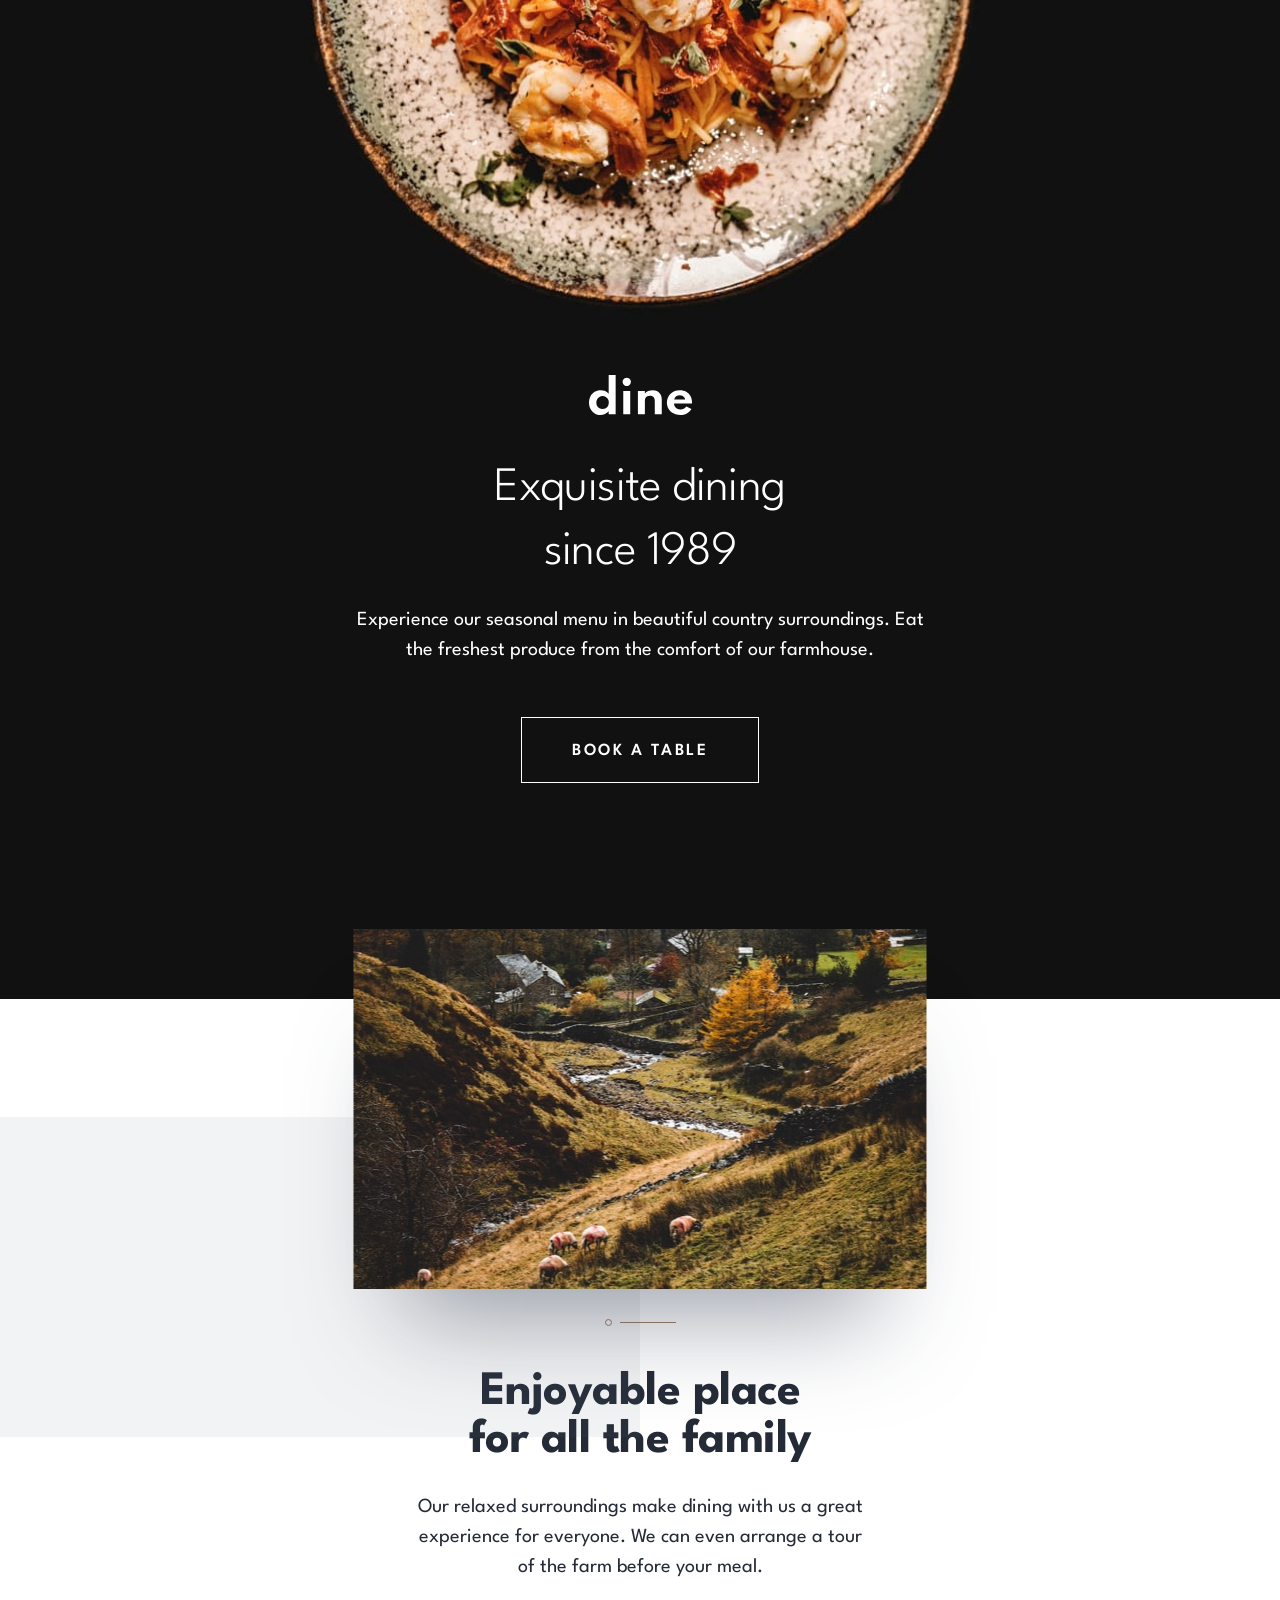
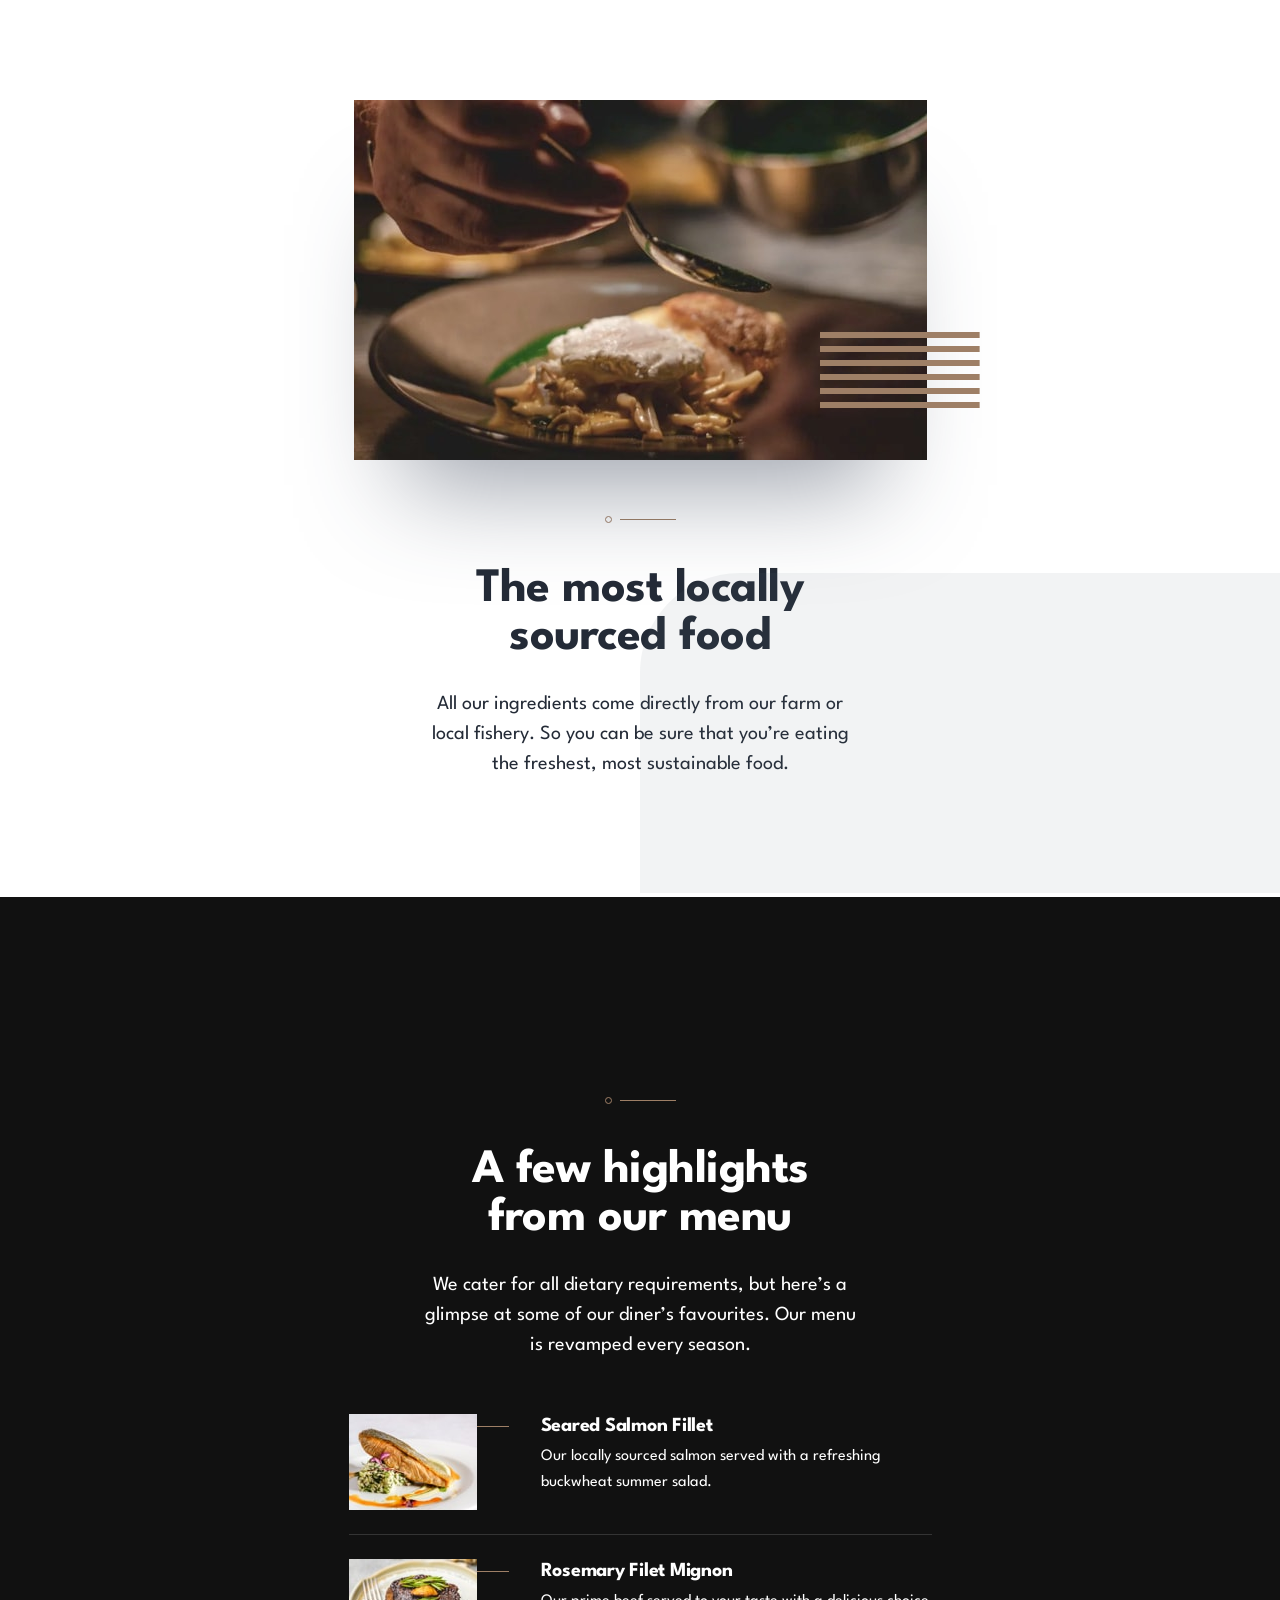
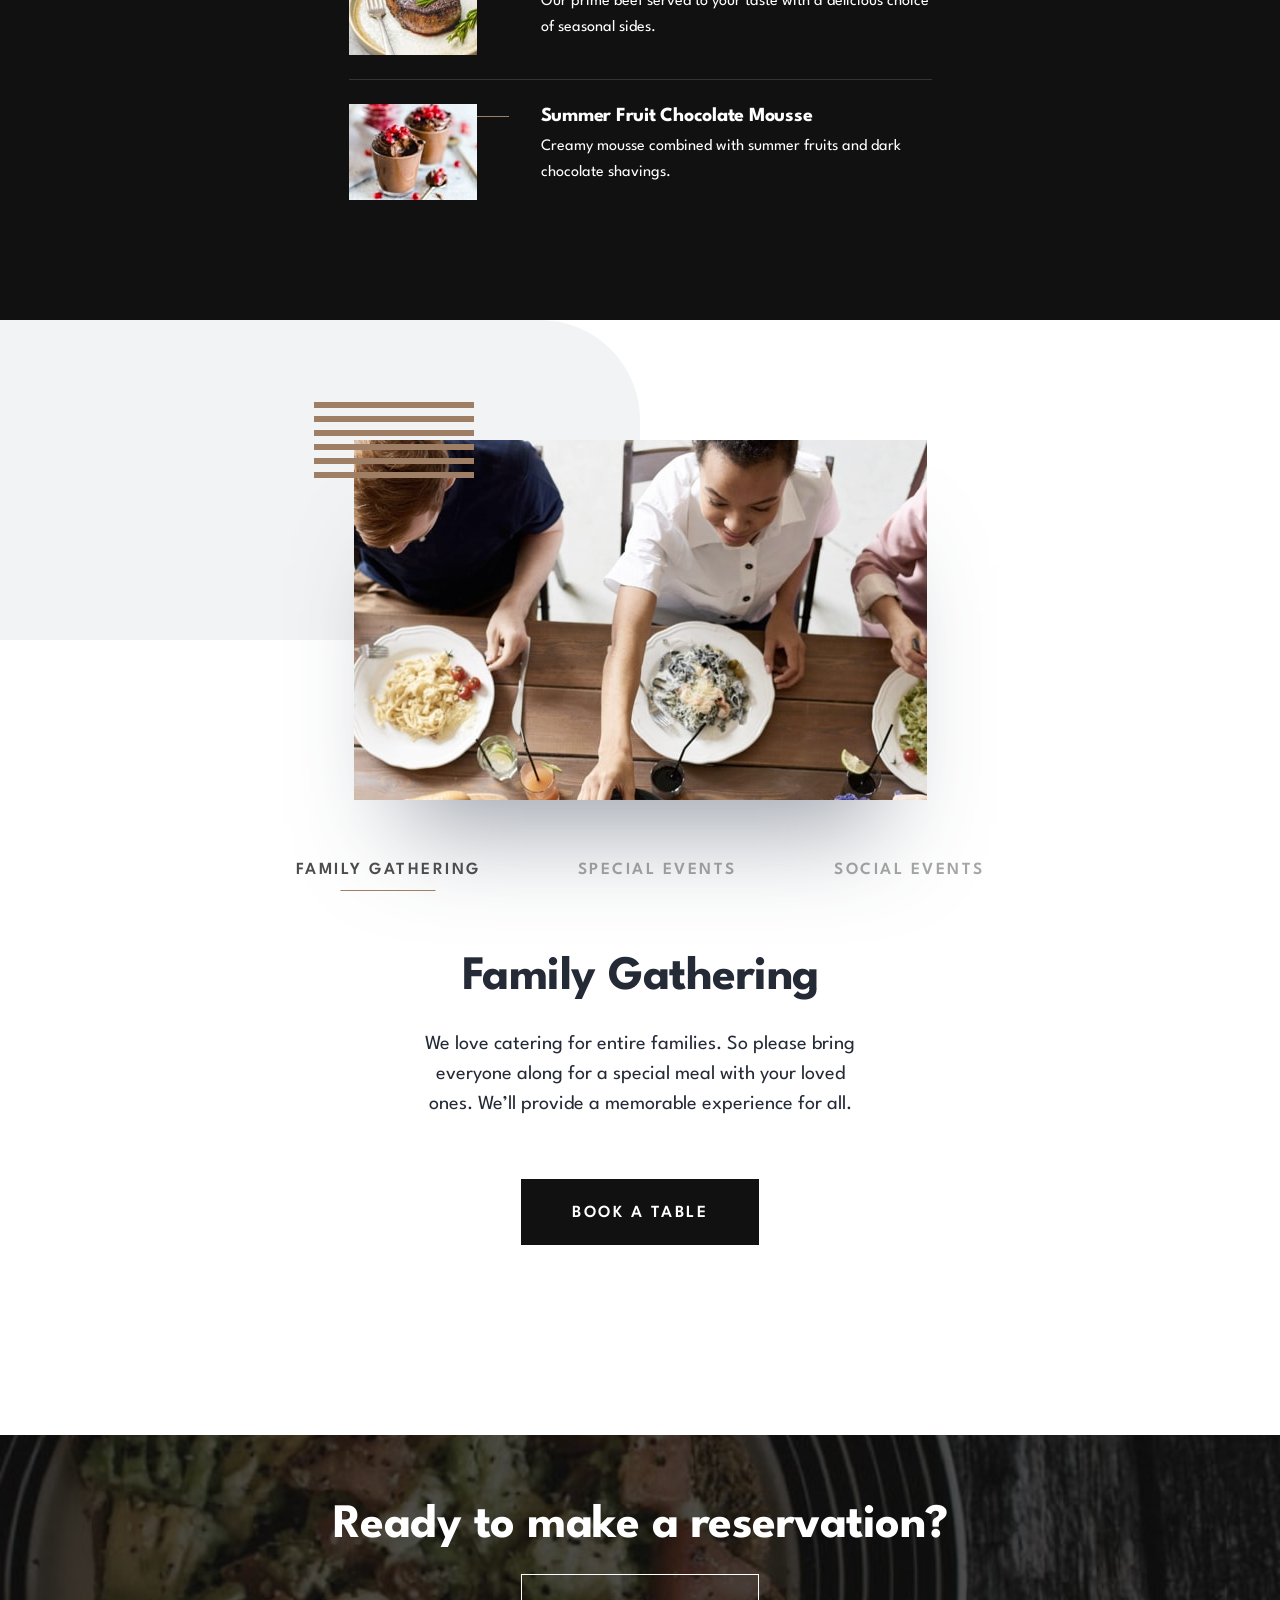
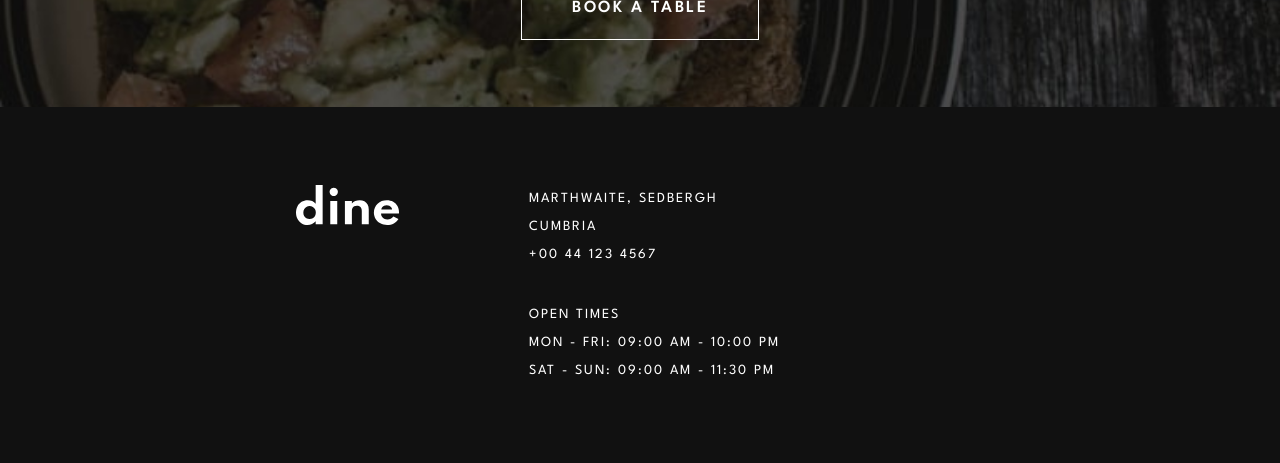
<file: index.html>
<!DOCTYPE html>
<html lang="en">

<head>
  <meta charset="UTF-8" />
  <meta name="viewport" content="width=device-width, initial-scale=1.0" />

  <link rel="icon" type="image/png" sizes="32x32" href="./images/favicon-32x32.png" />

  <link rel="preconnect" href="https://fonts.googleapis.com" />
  <link rel="preconnect" href="https://fonts.gstatic.com" crossorigin />
  <link href="https://fonts.googleapis.com/css2?family=League+Spartan:wght@100..900&display=swap" rel="stylesheet" />
  <link rel="stylesheet" href="./css/style.css" />
  <link rel="stylesheet" href="./css/tablete.css" />
  <link rel="stylesheet" href="./css/mobile.css" />



  <title> Kkoonyk | Dine Website Challenge</title>
  <!-- <style>
      body {
        background-color: burlywood;
      }
    </style> -->
</head>

<body class="league-spartan league-spartan-regular">
  <header>
    <section class="container">
      <img src="./images/logo.svg" alt="" />
      <h1 class="league-spartan-light">Exquisite dining <br> since 1989</h1>

      <p class="league-spartan-regular">
        Experience our seasonal menu in beautiful country surroundings. Eat the
        freshest produce from the comfort of our farmhouse.
      </p>

      <a class="league-spartan-semibold bg_transp" href="./booking.html">Book a table</a>
    </section>
  </header>

  <main>
    <div class="bg_flow bg_flow_top">
      <section class="enjoy container">
        <div class="main_decor_img">
          <img src="./images/homepage/enjoyable-place-desktop.jpg" alt="">
        </div>
        <div class="section_info">
          <img src="./images/patterns/pattern-divide.svg" alt="" />
          <h2 class="league-spartan-bold">
            Enjoyable place<br>for&nbsp;all the family
          </h2>
          <p>
            Our relaxed surroundings make dining with us a great experience for
            everyone. We can even arrange a tour of the farm before your meal.
          </p>
        </div>
      </section>
    </div>

    <div class="bg_flow bg_flow_bottom">
      <section class="local container">
        <div class="section_info">
          <img src="./images/patterns/pattern-divide.svg" alt="" />
          <h2 class="league-spartan-bold">The most locally<br> sourced food</h2>

          <p>
            All our ingredients come directly from our farm or local fishery. So
            you can be sure that you’re eating the freshest, most sustainable
            food.
          </p>
        </div>
        <div class="main_decor_img">
          <img src="./images/homepage/locally-sourced-desktop.jpg" alt="">
          <img class="lines" src="./images/patterns/pattern-lines.svg" alt="">
        </div>
      </section>
    </div>


    <section class="menu">
      <div class="container flx">
        <div class="section_info">
          <img src="./images/patterns/pattern-divide.svg" alt="" />
          <h2 class="league-spartan-bold">A few highlights from our menu</h2>

          <p>
            We cater for all dietary requirements, but here’s a glimpse at
            some of our diner’s favourites. Our menu is revamped every season.
          </p>
        </div>

        <div class="menu_items">
          <article class="flx">
            <img src="./images/homepage/salmon-desktop-tablet.jpg" alt="" />
            <div>
              <h3 class="league-spartan-bold">Seared Salmon Fillet</h3>
              <p>
                Our locally sourced salmon served with a refreshing buckwheat
                summer salad.
              </p>
            </div>
          </article>

          <article class="flx">
            <img src="./images/homepage/beef-desktop-tablet.jpg" alt="" />
            <div>
              <h3 class="league-spartan-bold">Rosemary Filet Mignon</h3>
              <p>
                Our prime beef served to your taste with a delicious choice of
                seasonal sides.
              </p>
            </div>
          </article>

          <article class="flx">
            <img src="./images/homepage/chocolate-desktop-tablet.jpg" alt="" />
            <div>
              <h3 class="league-spartan-bold">Summer Fruit Chocolate Mousse</h3>
              <p>
                Creamy mousse combined with summer fruits and dark chocolate
                shavings.
              </p>
            </div>
          </article>
        </div>
      </div>
    </section>

    <div class="bg_flow bg_flow_family">
      <section class="container family">
        <div class="main_decor_img"> <img src="./images/homepage/family-gathering-desktop.jpg" alt="" />
          <img class="lines" src="./images/patterns/pattern-lines.svg" alt="">
        </div>
        <div class="section_info">
          <h2 class="league-spartan-bold">Family Gathering</h2>

          <p>
            We love catering for entire families. So please bring everyone along
            for a special meal with your loved ones. We’ll provide a memorable
            experience for all.
          </p>

          <a class="league-spartan-semibold bg_black" href="./booking.html">Book a table</a>

        </div>
        <ul>
          <li><button class="active">Family Gathering</button></li>
          <li><button>Special Events</button></li>
          <li><button>Social Events</button></li>
        </ul>
      </section>
    </div>

    <section class="ready">
      <div class="container flx">
        <h2 class="league-spartan-bold">Ready to make a&nbsp;reservation?</h2>
        <a class="league-spartan-semibold bg_transp" href="./booking.html">Book a table</a>
      </div>
    </section>
  </main>

  <footer>
    <div class="container flx">
      <img src="./images/logo.svg" alt="" />
      <div class="flx">
        <address>
          <p>Marthwaite, Sedbergh</p>
          <p>Cumbria</p>
          <a href="tel:+00441234567"> +00 44 123 4567</a>
        </address>

        <div class="times">
          <p>Open Times</p>
          <p> Mon - Fri: 09:00 AM - 10:00 PM </p>
          <p> Sat - Sun: 09:00 AM - 11:30 PM</p>
        </div>
      </div>
    </div>
    <!-- </footer> Special Events Whether it’s a romantic dinner or special date you’re
          celebrating with others we’ll look after you. We’ll be sure to mark your
          special date with an unforgettable meal. Social Events Are you looking to
          have a larger social event? No problem! We’re more than happy to cater for
          big parties. We’ll work with you to make your event a hit with everyone. -->




</body>

</html>
</file>
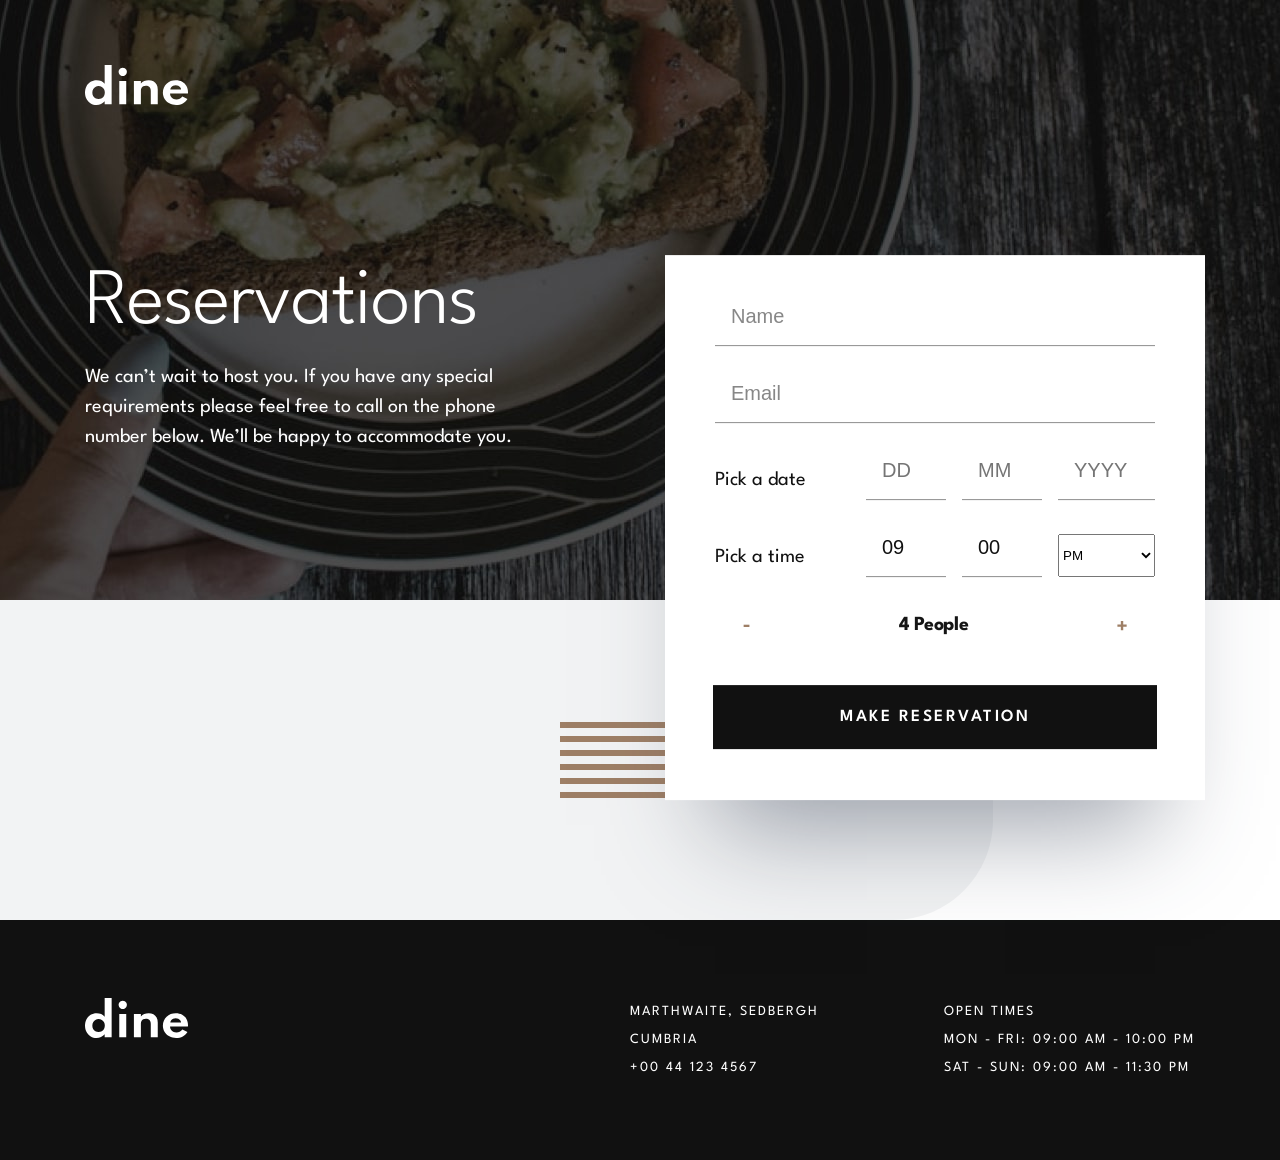
<file: booking.html>
<!DOCTYPE html>
<html lang="en">

<head>
  <meta charset="UTF-8">
  <meta name="viewport" content="width=device-width, initial-scale=1.0">

  <link rel="icon" type="image/png" sizes="32x32" href="./images/favicon-32x32.png">
  <link rel="preconnect" href="https://fonts.googleapis.com" />
  <link rel="preconnect" href="https://fonts.gstatic.com" crossorigin />
  <link href="https://fonts.googleapis.com/css2?family=League+Spartan:wght@100..900&display=swap" rel="stylesheet" />
  <link rel="stylesheet" href="./css/style.css" />
  <link rel="stylesheet" href="./css/booking_tb.css" />


  <title>Booking kkoonyk| Dine Website Challenge</title>
</head>

<body class="league-spartan league-spartan-regular booking">

  <header>
    <section class="container">
      <img src="./images/logo.svg" alt="" />
      <h1 class="league-spartan-light">Reservations</h1>

      <p class="league-spartan-regular">
        We can’t wait to host you. If you have any special requirements please feel free to call on the phone number
        below. We’ll be happy to&nbsp;accommodate you.

      </p>


    </section>
  </header>
  <main class="bg_flow">
    <section class="container">
      <img src="./images/patterns/pattern-lines.svg" alt="">
      <form action="">
        <!-- <label for="user_name">User name</label>
        <input type="text" placeholder="Name" id="user_name" name="user_name"> 
          <!--
        <input type="text" placeholder="Name" id="user_nname="user_name">
        <label for="user_name">User name</label>

        <label for="user_name">User name
        <input type="text" placeholder="Name" id="user_nname="user_name">
        </label>-->

        <fieldset>
          <div>
            <label for="user_name">
              <input type="text" placeholder="Name" id="user_name" name="user_name">
            </label>
          </div>
          <div>
            <label for=" email">
              <input type="text" placeholder="Email" id="email" name="email">
            </label>
          </div>
          <div class="set">
            <label for="month">Pick a date</label>
            <div class="date_fields">
              <input type="text" id="month" placeholder="DD">
              <input type="text" placeholder="MM">
              <input type="text" placeholder="YYYY">
            </div>
          </div>
          <div class="set">
            <label for="hours">Pick a time</label>
            <div class="time_fields">
              <input type="text" id=hours" placeholder="00" value="09">
              <input type="text" placeholder="00" value="00">
              <select name="" id="">
                <opti value="">AM</opti on>
                <option value="">PM</option>

              </select>
            </div>
          </div>
        </fieldset>

        <div class="quantity">
          <button>
            <svg xmlns="http://www.w3.org/2000/svg" width="7" height="3" viewBox="0 0 7 3" fill="none">
              <path d="M6.42491 2.97695V0.600952H0.628906V2.97695H6.42491Z" fill="#9E7F66" />
            </svg>

          </button>

          <div><span>4 </span>People</div>
          <button>
            <svg xmlns="http://www.w3.org/2000/svg" width="10" height="11" viewBox="0 0 10 11" fill="none">
              <path
                d="M6.22709 10.156V6.72696H9.65609V4.34196H6.22709V0.912964H3.84209V4.34196H0.413086V6.72696H3.84209V10.156H6.22709Z"
                fill="#9E7F66" />
            </svg>
          </button>
        </div>

        <button type="submit">Make Reservation</button>
      </form>

    </section>
  </main>
  <!-- 
  

  We can’t wait to host you. If you have any special requirements please feel free to
  call on the phone number below. We’ll be happy to accommodate you.



  Name
  Email
  Pick a date
  Pick a time -->

  <!-- Make Reservation -->



  <footer>
    <div class="container flx">
      <img src="./images/logo.svg" alt="" />
      <div class="flx">
        <address>
          <p>Marthwaite, Sedbergh</p>
          <p>Cumbria</p>
          <a href="tel:+00441234567"> +00 44 123 4567</a>
        </address>

        <div class="times">
          <p>Open Times</p>
          <p> Mon - Fri: 09:00 AM - 10:00 PM </p>
          <p> Sat - Sun: 09:00 AM - 11:30 PM</p>
        </div>
      </div>
    </div>
  </footer>

</body>

</html>
</file>
<file: css/style.css>
* {
  box-sizing: border-box;
}
.league-spartan {
  font-family: "League Spartan", sans-serif;
  font-optical-sizing: auto;
  font-style: normal;
}
.league-spartan-light {
  font-weight: 300;
}
.league-spartan-regular {
  font-weight: 400;
}
.league-spartan-medium {
  font-weight: 500;
}
.league-spartan-semibold {
  font-weight: 600;
}
.league-spartan-bold {
  font-weight: 700;
}
.container {
  max-width: 1130px;
  margin-inline-start: auto;
  margin-inline-end: auto;
  padding-inline: 10px;
}
body,
h1,
h2,
h3,
h4,
h5,
h6,
p,
ul {
  margin: 0;
}
ul,
button {
  border: none;
  padding: 0;
  background-color: transparent;
  cursor: pointer;
  font-family: inherit;
}
ul {
  list-style: none;
  padding: 0;
}

.flx {
  display: flex;
  justify-content: center;
  align-items: flex-start;
}
body {
  background-color: #ffffff;
  margin: 0;
  /* padding-inline: 30px; */
}
header {
  /* background-color: #080a0f; */
  margin-block-end: 20px;
  color: #ffffff;
  background-image: url(../images/homepage/hero-bg-desktop.jpg);
  background-repeat: no-repeat;
  background-position: center center;
  background-size: cover;
}
header section {
  padding-block-start: 65px;
  padding-block-end: 65px;
  min-height: 820px;
}
h1 {
  margin-block-end: 10px;
  font-size: 80px;
  line-height: 80px;
  letter-spacing: -1px;
  color: #fff;
  max-width: 500px;
}

p {
  font-weight: 400;
  font-size: 20px;
  line-height: 30px;
  color: #242b37;
}
.section_info {
  max-width: 445px;
}
h2 {
  font-size: 48px;
  line-height: 48px;
  /* or 100% */
  letter-spacing: -0.5px;
  color: #242b37;
}
.section_info img {
  margin-block-end: 55px;
}
.section_info h2 {
  margin-block-end: 27px;
}

header p {
  margin-block-end: 40px;
  font-size: 20px;
  line-height: 30px;
  max-width: 445px;
  color: #fff;
}

.main_decor_img {
  position: absolute;
  width: 540px;
  height: 720px;
}
.bg_flow {
  background-repeat: no-repeat;
  max-width: 1440px;
  margin-inline: auto;
}
.bg_flow_top {
  background-image: url(../images/patterns/pattern-curve-top-right.svg);

  background-position: left bottom;
  /* background-repeat: no-repeat; */
}
.bg_flow_bottom {
  background-image: url(../images/patterns/pattern-curve-top-left.svg);
  background-position: right bottom;
  background-repeat: no-repeat;
  overflow: hidden;
}
.enjoy {
  padding-block: 177px 118px;
  position: relative;
  margin-block-end: 270px;
}
.enjoy .section_info {
  margin-inline-start: auto;
}
.enjoy .main_decor_img {
  top: 0;
  left: 0;
  transform: translateY(-12.5%);
  box-shadow: 0px 75px 100px -50px rgba(56, 66, 85, 0.503223);
}

.local {
  padding-block: 130px 165px;
  position: relative;
}

.local .main_decor_img {
  bottom: 0;
  right: 0;
  transform: translateY(12.5%);
  box-shadow: 0px 75px 100px -50px rgba(56, 66, 85, 0.503223);
}
.local .main_decor_img .lines {
  position: absolute;
  top: 50%;
  right: 0;
  transform: translateY(-100%) translateX(75%); /* Піднімаємо вгору картинку з лініями на свою ж висоту*/
}
header img {
  margin-block-end: 155px;
}
a {
  display: inline-block;
  /* min-width: 245px;
  text-align: center; */
  color: #fff;
  text-decoration: none;
  font-weight: 600;
  font-size: 17px;
  line-height: 16px;
  letter-spacing: 2.5px;
  text-transform: uppercase;
  border: 1px solid #fff;
  padding-block: 25px 23px;
  padding-inline: 50px;
  transition: 0.5s;
}
a.bg_transp:hover {
  background-color: #fff;
  color: #111;
}
a.bg_black:hover {
  background-color: #fff;
  color: #111;
  border-color: #111;
}
.menu {
  background-color: #111;
  /* margin-block-end: 20px; */
  padding-block: 200px 120px;
}

.menu .flx {
  column-gap: 125px;
  /* flex-wrap: wrap; */
}
.menu_items {
  display: flex;
  flex-direction: column;
  gap: 24px;
  max-width: 540px;
  width: 100%;
  padding-block-start: 54px;
}
.menu_items article.flx {
  column-gap: 64px;
  padding-block-end: 24px;
  border-block-end: 1px solid rgba(255, 255, 255, 0.15);
  /* margin-block-end: 24px;*/
}
.menu_items article.flx:last-of-type {
  border-block-end: none;
}
.menu_items div {
  max-width: 350px;
  width: 100%;
}
.menu h2,
.menu p {
  color: #fff;
}
.menu article {
  max-width: 540px;
}
.menu article p {
  font-size: 16px;
  line-height: 26px;
}
.menu h3 {
  font-size: 20px;
  line-height: 24px;
  letter-spacing: -0.25px;
  color: #ffffff;
  margin-block-end: 6px;
  position: relative;
}
.menu h3::before {
  content: "";
  width: 32px;
  height: 1px;
  background-color: #9e7f66;
  position: absolute;
  top: 50%;
  left: 0;
  transform: translateX(-200%);
}
.bg_flow_family {
  background-image: url(../images/patterns/pattern-curve-top-right.svg);

  background-position: left -75% top 0;
}

.family {
  padding-block-start: 180px;
  padding-block-end: 220px;

  position: relative;
}

.family .section_info {
  margin-inline-start: auto;
  padding-block-start: 70px;
  margin-block-end: 70px;
}
.family .main_decor_img {
  position: absolute;
  top: 0;
  left: 0;
  transform: translateY(25%);
  background: #ededed;
  height: 600px;
  box-shadow: 0px 75px 100px -50px rgba(56, 66, 85, 0.5);
}
.family .main_decor_img .lines {
  position: absolute;
  top: 0;
  left: 0;
  transform: translate(-25%, -50%);
}
.family a {
  background-color: #111;
  border-color: transparent;
}
.family p {
  margin-block-end: 60px;
}
.family ul {
  max-width: 445px;
  margin-inline-start: auto;
  display: flex;
  align-items: start;

  flex-direction: column;
  row-gap: 12px;
}
.family ul button {
  color: rgba(77, 77, 77, 0.5);
  font-size: 17px;
  font-weight: 600;
  line-height: 28px;
  letter-spacing: 2.5px;
  text-transform: uppercase;
}
.family ul button.active {
  color: #4c4c4c;
  position: relative;
}
.family ul button.active::before {
  content: "";
  width: 95px;
  height: 1px;
  background-color: #9e7f66;
  position: absolute;
  top: 50%;
  left: 0;
  transform: translateX(-142%);
}

.ready {
  background-color: #111;
  background-image: url(../images/homepage/ready-bg-desktop.jpg);
  background-repeat: no-repeat;
  background-position: center center;
  background-size: cover;
  padding-block: 88px;
}
.ready div.flx {
  /* column-gap: 250px; */
  align-items: center;
  justify-content: space-between;
}
.ready h2 {
  color: #fff;
}
footer {
  background-color: #111;
  padding-block: 78px;
  font-weight: 400;
  font-size: 14px;
  line-height: 28px;

  letter-spacing: 2px;
  text-transform: uppercase;
  color: #ffffff;
}

footer > div.flx {
  justify-content: space-between;
}
footer div.flx div.flx {
  column-gap: 125px;
}
footer p {
  color: #fff;
  font-size: 14px;
  line-height: 28px;
  letter-spacing: 2px;
  text-transform: uppercase;
}
footer address {
  font-style: normal;
}
footer address a {
  font-size: 14px;
  font-style: normal;
  font-weight: 400;
  line-height: 28px; /* 200% */
  letter-spacing: 2px;
  text-transform: uppercase;
  border: none;
  padding: 0;
}
.booking header {
  background-image: url(../images/booking/hero-bg-desktop.jpg);
  margin-block-end: 0;
}
.booking header section {
  min-height: 600px;
}
.booking h1 {
  margin-block-end: 18px;
}
.booking main.bg_flow {
  background-image: url(../images/patterns/pattern-curve-bottom-right.svg);
}
.booking main.bg_flow section {
  min-height: 320px;
  position: relative;
}
.booking main.bg_flow section img {
  position: absolute;
  left: 50%;
  top: 50%;
  transform: translateX(-50%) translateY(-50%);
}
.booking form {
  width: 540px;
  height: 545px;
  background: #fff;
  box-shadow: 0px 75px 100px -50px rgba(56, 66, 85, 0.5);
  position: absolute;
  right: 0;
  bottom: 0;
  transform: translateY(-22%);
  padding: 48px;
}

form {
  font-family: inherit;
}
form > div {
  margin-block-end: 32px;
}
fieldset {
  margin-block-end: 36px;
  display: flex;
  flex-direction: column;
  align-items: start;
  gap: 34px;
}
form div {
  width: 100%;
}
input {
  height: 43px;
  border: none;
  border-block-end: 1px solid #8e8e8e;
  padding: 0 16px 15px;

  color: #111;
  font-size: 20px;
  line-height: 28px; /* 140% */
}
fieldset {
  /* margin: 0; */
  padding: 0;
  border: none;
}
input[name="user_name"],
input[name="email"] {
  width: 100%;
  /* max-width: 444px; */
  /* height: 43px; */
}

input[name="user_name"]::placeholder,
input[name="email"]::placeholder {
  color: #111;
  opacity: 0.5;
}
label[for="month"],
label[for="hours"] {
  /* display: block; 
width: 155px;
  flex-basis: 155px;*/

  padding-block: 9px 6px;

  display: inline-block;
  flex-grow: 1;
  color: #111;
  font-size: 20px;
  line-height: 28px; /* 140% */
}
.set {
  display: flex;
  align-items: start;
  justify-content: start;
}

.set input {
  width: 80px;
  border: none;
  border-block-end: 1px solid #8e8e8e;
}

.set input:last-child {
  width: 97px;
}
.set select:last-child {
  width: 97px;
}
.date_fields,
.time_fields {
  display: flex;
  /* align-items: start; */
  width: fit-content;
  gap: 16px;
}

.quantity {
  display: flex;
  align-items: center;
  padding-block-end: 16px;
  padding-inline: 30px;
  justify-content: space-between;
}
.quantity div {
  width: fit-content;
  color: #151515;

  font-size: 20px;

  font-weight: 700;
  line-height: 24px;
  letter-spacing: -0.25px;
}
.quantity button {
  display: flex;
  align-items: center;
  justify-content: center;
}
button[type="submit"] {
  width: 444px;
  height: 64px;
  background-color: #111;
  color: #fff;
  /* text-align: center; */
  font-size: 17px;
  font-weight: 600;
  line-height: 28px;
  letter-spacing: 2.5px;
  text-transform: uppercase;
}
/* 
@media (умова) {
  селектори з набором ccs правил
  body {
    background-color: #d1dd21;
  }
} */
/* @media (max-width: 990px) {
  селектори з набором ccs правил
  body {
    background-color: #d1dd21;
  }
} */
</file>
<file: css/tablete.css>
@media (max-width: 1400px) {
  body {
    text-align: center;
  }
  header {
    margin-block-end: 20px;
    background-color: #111;
    background-image: url(../images/homepage/hero-bg-tablet.jpg);

    background-position: center top;
    background-size: contain;
  }
  header section {
    padding-block-start: 375px;
    padding-block-end: 216px;
  }
  header img {
    margin-block-end: 38px;
  }
  header h1 {
    margin-inline: auto;
    font-size: 48px;
    line-height: 64px;
    letter-spacing: -0.6px;
    max-width: 395px;
    margin-block-end: 20px;
  }
  header p {
    margin-inline: auto;
    margin-block-end: 52px;
    max-width: 575px;
  }

  .container {
    max-width: 699px;
    padding-inline: 5px;
  }

  .enjoy {
    padding-block-start: 300px;
    position: relative;
    margin-block-end: 0;
  }
  .enjoy::before {
    content: url(../images/patterns/pattern-curve-top-right.svg);
    position: absolute;
    top: 50%;
    right: 50%;
    transform: translateY(-75%);
  }
  .local::before {
    content: url(../images/patterns/pattern-curve-top-left.svg);
    position: absolute;
    bottom: 0;
    left: 50%;
    transform: translateX(0);
  }
  .enjoy .section_info {
    margin-inline: auto;
  }
  .section_info img {
    margin-block-end: 39px;
  }
  .enjoy .main_decor_img {
    top: 0;
    left: 50%;
    transform: translateY(-25%) translateX(-50%);
    box-shadow: 0px 75px 100px -50px rgba(56, 66, 85, 0.503223);
  }

  .main_decor_img {
    background-image: url(../images/homepage/enjoyable-place-tablet.jpg);
    background-repeat: no-repeat;
    background-position: center center;

    position: absolute;
    width: 573px;
    height: 360px;
  }

  .main_decor_img img {
    display: none;
  }

  .bg_flow_top {
    background-image: none;
  }
  .bg_flow_bottom {
    background-image: none;
  }

  .local {
    display: flex;
    flex-direction: column-reverse;
    align-items: center;
    row-gap: 56px;
    padding-block: 0 118px;
  }

  .local .main_decor_img {
    background-image: url(../images/homepage/locally-sourced-tablet.jpg);
    position: relative;
    bottom: auto;
    right: auto;
    left: 0;
    top: 0;
    transform: translateY(0);
    box-shadow: 0px 75px 100px -50px rgba(56, 66, 85, 0.503223);
  }
  .local .main_decor_img img:nth-child(2) {
    display: block;
  }
  .local .main_decor_img .lines {
    position: absolute;
    top: 75%;
    right: 0;
    transform: translateY(-50%) translateX(33%); /* Піднімаємо вгору картинку з лініями на свою ж висоту*/
  }
  .menu {
    padding-block-end: 96px;
  }
  .menu .container.flx {
    flex-direction: column;
    align-items: center;
  }

  .menu_items {
    text-align: left;
    max-width: 583px;
    /* width: 100%; */
  }

  .menu article.flx {
    max-width: 583px;
  }

  .menu article.flx div {
    flex-grow: 1;
    max-width: inherit;
  }

  .menu-items article:last-child {
    padding-block-end: 0;
  }
  .family {
    padding-block: 120px;
    display: flex;
    flex-direction: column;
    align-items: center;
  }
  .bg_flow_family {
    background-image: none;
  }
  .family .main_decor_img {
    position: static;
    transform: translate(0);
    height: 360px;
    background-image: url(../images/homepage/family-gathering-tablet.jpg);
    margin-block-end: 56px;
  }

  .family .section_info {
    margin-inline-start: 0;
    order: 1;
  }
  .family ul {
    margin-inline-start: 0;
    flex-direction: row;
    max-width: 689px;
    width: 100%;
    justify-content: space-between;
  }

  .family::before {
    content: url(../images/patterns/pattern-curve-top-right.svg);
    position: absolute;
    top: 0;
    right: 50%;
  }
  .family .main_decor_img img:nth-child(2) {
    display: block;
  }
  .family ul button.active::before {
    top: auto;
    bottom: -7px;
    left: 50%;
    transform: translateX(-50%);
  }

  .ready {
    background-image: url(../images/homepage/ready-bg-tablet.jpg);
    padding: 0;
    min-height: 272px;
    align-content: center;
  }
  .ready div.flx {
    flex-direction: column;
    row-gap: 24px;
  }

  footer div.flx {
    justify-content: start;
    column-gap: 130px;
  }
  footer div.flx div.flx {
    flex-direction: column;
    row-gap: 32px;
    text-align: left;
  }
}
</file>
<file: css/mobile.css>
@media (max-width: 689px) {
  .container {
    max-width: 336px;
  }

  header {
    background-image: url(../images/homepage/hero-bg-mobile.jpg);
  }

  header section {
    padding-block-start: 232px;
    padding-block-end: 152px;
    min-height: 750px;
  }
  header img {
    width: 82px;
    height: 32px;
    margin-block-end: 36px;
  }
  p {
    font-size: 16px;
    line-height: 26px;
    color: #242b37;
  }
  h1 {
    font-size: 32px;
    line-height: 40px;
    letter-spacing: -0.4px;
    margin-block-end: 21px;
  }
  header p {
    font-size: 16px;
    line-height: 26px;
    margin-block-end: 53px;
  }

  .enjoy::before,
  .local::before,
  .family::before {
    display: none;
  }
  .enjoy {
    padding-block-start: 376px;
    padding-block-end: 100px;
  }

  .section_info h2 {
    font-size: 32px;
    line-height: 40px;
    letter-spacing: -0.4px;
    margin-block-end: 13px;
  }
  .section_info p {
    font-size: 16px;
    line-height: 26px;
    letter-spacing: -0.4px;
    margin-block-end: 13px;
  }
  .section_info img {
    margin-block-end: 36px;
  }
  .main_decor_img {
    width: 327px;
    height: 400px;
  }
  .enjoy .main_decor_img {
    top: 0;
    left: 50%;
    transform: translateY(-25%) translateX(-50%);
    box-shadow: 0px 75px 100px -50px rgba(56, 66, 85, 0.503223);
    position: absolute;
    background-image: url(../images/homepage/enjoyable-place-mobile.jpg);
  }
  .local {
    padding-block-end: 100px;
  }

  .local .main_decor_img {
    background-image: url(../images/homepage/locally-sourced-mobile.jpg);
  }
  .local .main_decor_img img:nth-child(2) {
    display: none;
  }

  .menu {
    padding-block: 72px 102px;
  }

  .menu_items {
    padding-block-start: 85px;
  }
  .menu_items article.flx {
    flex-direction: column;
    justify-content: end;
    width: 327px;
    height: 418px;
    row-gap: 24px;
    padding-block-end: 54px;

    background-repeat: no-repeat;
    background-position: center top;
  }
  .menu_items article.flx:last-child {
    padding-block-end: 0;
  }
  .menu_items article.flx img {
    display: none;
  }
  .menu_items article:nth-child(1) {
    background-image: url(../images/homepage/salmon-mobile.jpg);
  }
  .menu_items article:nth-child(2) {
    background-image: url(../images/homepage/beef-mobile.jpg);
  }
  .menu_items article:nth-child(3) {
    background-image: url(../images/homepage/chocolate-mobile.jpg);
  }
  .menu_items article.flx div {
    text-align: center;
    flex-grow: 0;
  }

  .menu h3::before {
    display: none;
  }

  .family {
    padding-block: 80px 124px;
  }
  .family section_info {
    padding-block-start: 27px;
    margin-block-end: 0;
  }
  .family p {
    margin-block-end: 27px;
  }
  .family .main_decor_img {
    background-image: url(../images/homepage/family-gathering-mobile.jpg);
    margin-block-end: 49px;
  }
  .family ul {
    flex-direction: column;
    align-items: center;
    justify-content: space-between;
    max-width: 689px;
    width: 100%;
    row-gap: 16px;
    /* margin-block-end: 27px; */
  }

  .family .main_decor_img img:nth-child(2) {
    display: none;
  }
  .family ul button.active::before {
    bottom: 0;
  }
  .ready {
    background-image: url(../images/homepage/ready-bg-mobile.jpg);
    min-height: 328px;
    align-content: center;
  }
  .ready h2 {
    font-size: 32px;
    line-height: 40px;
    letter-spacing: -0.4px;
    color: #fff;
  }
  footer {
    padding-block: 80px;
  }
  footer > div.flx {
    flex-direction: column;
    align-items: center;
    row-gap: 42px;
  }

  footer div.flx div.flx {
    align-items: center;
  }
  address,
  .times {
    text-align: center;
  }
}
</file>
<file: css/booking_tb.css>
@media (max-width: 1160px) {
  .booking .container {
    margin-inline: 40px;
  }
  .booking header section img {
    width: 103px;
    height: 40px;
    align-items: start;
    margin-block-end: 70px;
  }
  .booking header {
    background-image: url(../images/booking/hero-bg-tablet.jpg);
    background-repeat: no-repeat;
    background-position: center center;
    /* background-size: contain; */
    margin-block-end: 0;
  }
  .booking header section {
    padding-block: 56px 0;
    padding-inline: 0;
  }

  .booking header h1 {
    margin-block-end: 12px;
    font-size: 48px;
    line-height: 64px;
    color: #fff;
    letter-spacing: -0.6px;
    margin-inline: auto;
    text-align: center;
  }
  .booking header p {
    margin-inline: auto;
    margin-block-end: 38px;
    max-width: 573px;
    text-align: center;
  }
  .booking main {
    min-height: 550px;
  }

  .booking main.bg_flow section img {
    display: none;
  }
  .booking form {
    width: 540px;
    height: 545px;
    background: #fff;
    box-shadow: 0px 75px 100px -50px rgba(56, 66, 85, 0.5);
    position: absolute;
    top: 0;
    left: 50%;
    transform: translateY(-41%) translateX(-50%);
    padding: 48px;
  }
  .booking main.bg_flow section {
    position: relative;
  }
  .booking main.bg_flow {
    background-image: none;
  }
  footer {
    margin-inline: auto;
  }

  footer div.flx div.flx {
    width: 100%;
    flex-direction: column;
  }

  footer div.flx {
    margin-inline: auto;
    justify-content: start;
    column-gap: 130px;
  }
  footer div > div.flx {
    max-width: 456px;
    flex-direction: column;
    /* justify-content: center; */
    row-gap: 32px;
  }
}
</file>
